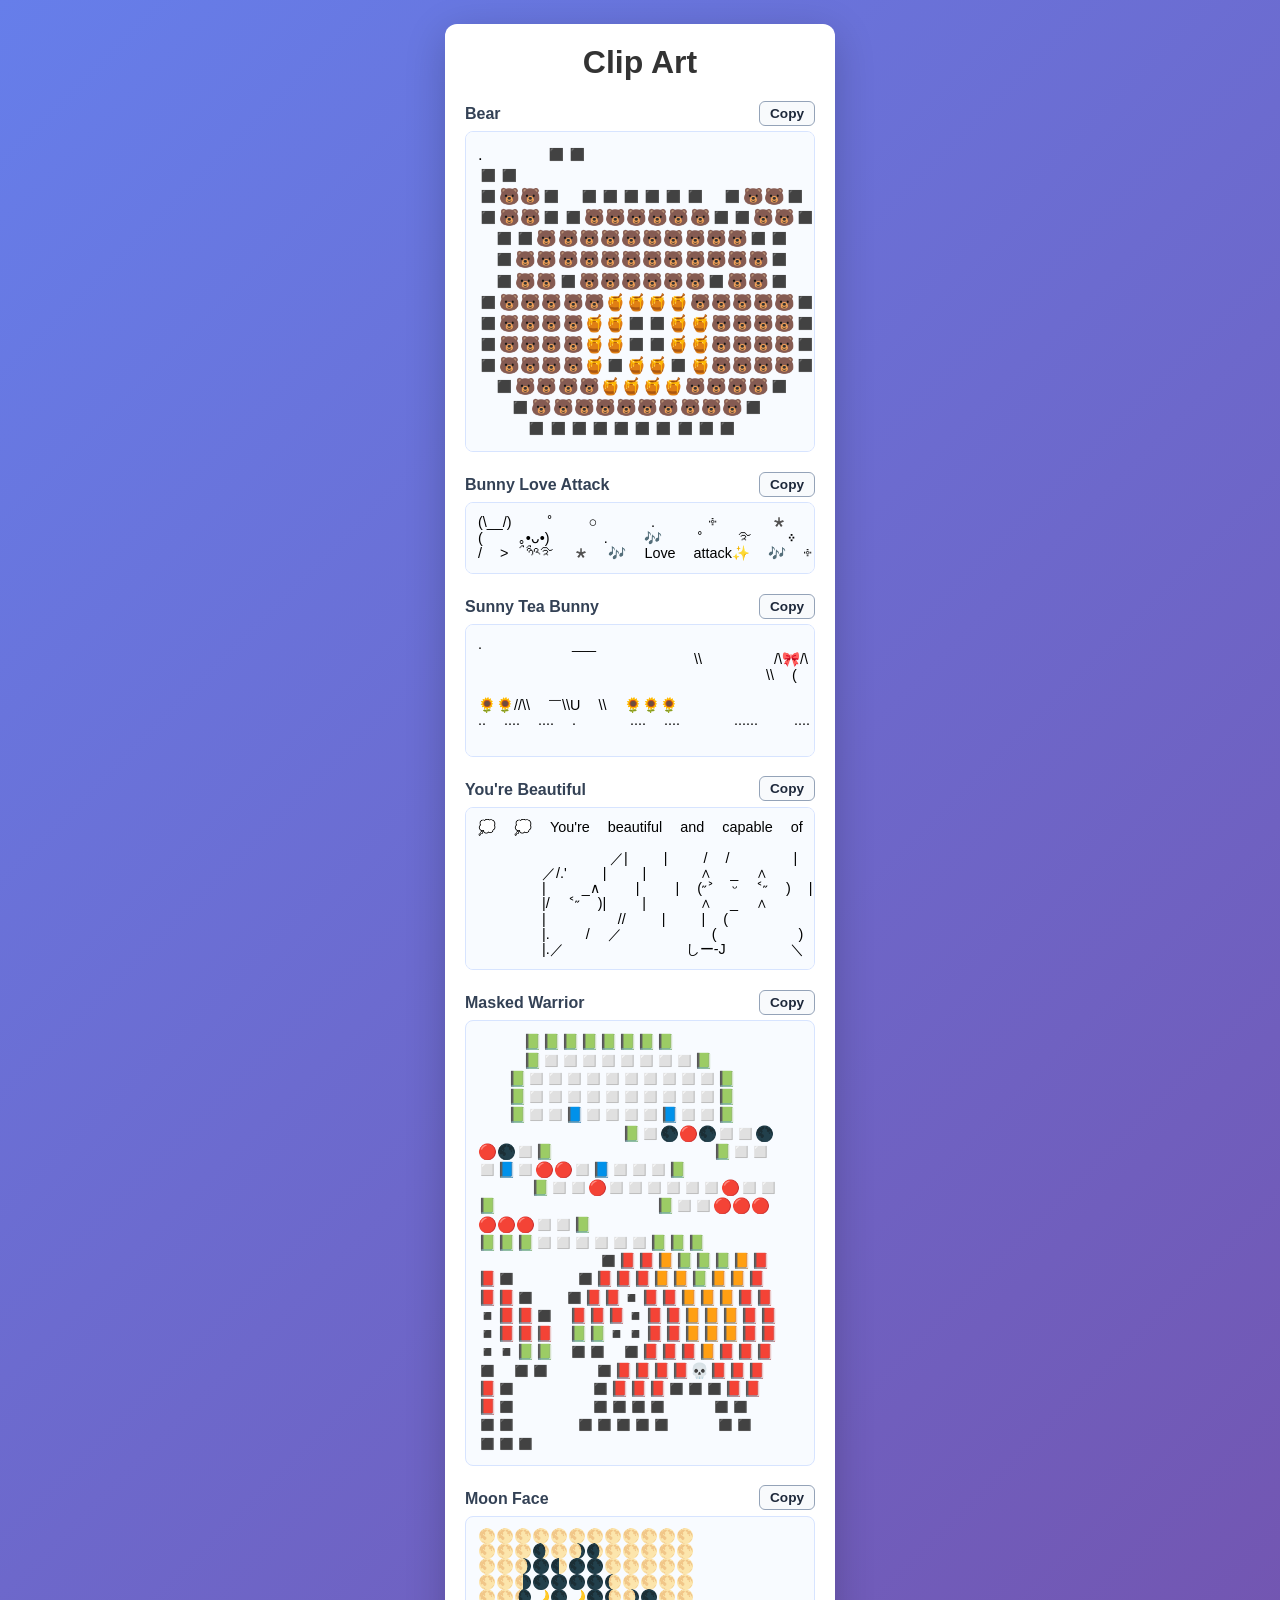
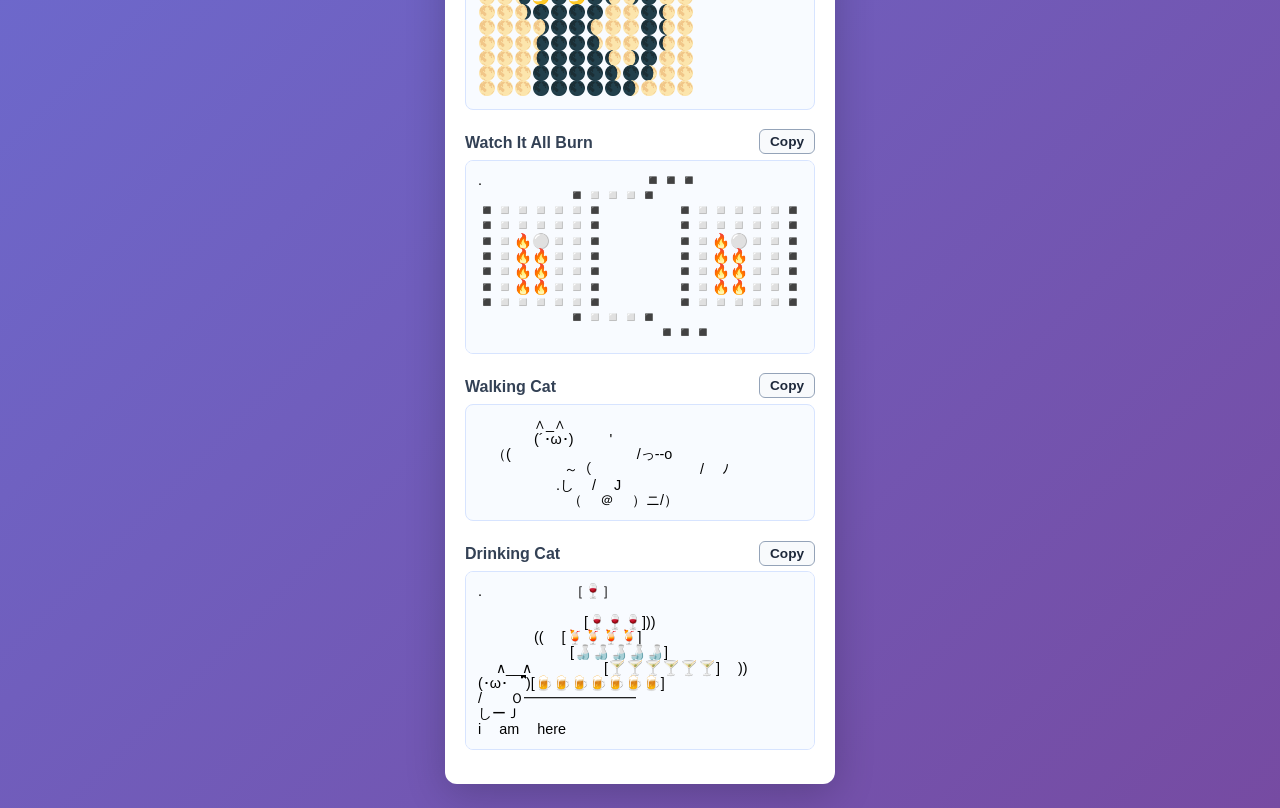
<file: art/index.html>
<!DOCTYPE html>
<html lang="en">
<head>
    <meta charset="UTF-8">
    <meta name="viewport" content="width=device-width, initial-scale=1.0">
    <title>Art Clip Art</title>
    <link rel="stylesheet" href="styles.css">
    <!-- Google tag (gtag.js) -->
    <script async src="https://www.googletagmanager.com/gtag/js?id=G-E5Y55GMMD2"></script>
    <script>
    window.dataLayer = window.dataLayer || [];
    function gtag(){dataLayer.push(arguments);}
    gtag('js', new Date());

    gtag('config', 'G-E5Y55GMMD2');
    </script>
</head>
<body>
    <main class="container">
        <h1>Clip Art</h1>
        <div class="clips-grid">
        <section class="clip-item">
            <div class="clip-item-header">
                <h2>Bear</h2>
                <button class="copy-btn" data-copy-target="art-bear" type="button">Copy</button>
            </div>
            <pre id="art-bear" class="clip-art">.   ◼◼　　　　　　　　　　◼◼
◼🐻🐻◼　◼◼◼◼◼◼　◼🐻🐻◼◼🐻🐻◼◼🐻🐻🐻🐻🐻🐻◼◼🐻🐻◼　◼◼🐻🐻🐻🐻🐻🐻🐻🐻🐻🐻◼◼　　◼🐻🐻🐻🐻🐻🐻🐻🐻🐻🐻🐻🐻◼　　◼🐻🐻◼🐻🐻🐻🐻🐻🐻◼🐻🐻◼　◼🐻🐻🐻🐻🐻🍯🍯🍯🍯🐻🐻🐻🐻🐻◼◼🐻🐻🐻🐻🍯🍯◼◼🍯🍯🐻🐻🐻🐻◼◼🐻🐻🐻🐻🍯🍯◼◼🍯🍯🐻🐻🐻🐻◼◼🐻🐻🐻🐻🍯◼🍯🍯◼🍯🐻🐻🐻🐻◼　◼🐻🐻🐻🐻🍯🍯🍯🍯🐻🐻🐻🐻◼　　　◼🐻🐻🐻🐻🐻🐻🐻🐻🐻🐻◼　　　　　◼◼◼◼◼◼◼◼◼◼</pre>
        </section>

        <section class="clip-item">
            <div class="clip-item-header">
                <h2>Bunny Love Attack</h2>
                <button class="copy-btn" data-copy-target="art-bunny-love" type="button">Copy</button>
            </div>
            <pre id="art-bunny-love" class="clip-art">(\__/)  ˚  ○   .   ༓   *  🎶  .   。࿐ ˖ 🎶
(  ｡•ᴗ•)   .  🎶  ˚  ࿐  ༶  🎶   .    *    ˖
/ > ཉྀའྀ࿐ * 🎶 Love attack✨ 🎶 ༓  .    *    ˖</pre>
        </section>

        <section class="clip-item">
            <div class="clip-item-header">
                <h2>Sunny Tea Bunny</h2>
                <button class="copy-btn" data-copy-target="art-sunny-tea" type="button">Copy</button>
            </div>
            <pre id="art-sunny-tea" class="clip-art">.     ___              🌞
            \\    /\🎀/\
                \\ (  -👀)
                    \\し☕  づ
🌻🌻//\\ ￣\\U \\ 🌻🌻🌻
.. .... .... .   .... ....   ......  ....
                                Everyone is crazy here</pre>
        </section>

        <section class="clip-item">
            <div class="clip-item-header">
                <h2>You're Beautiful</h2>
                <button class="copy-btn" data-copy-target="art-beautiful" type="button">Copy</button>
            </div>
            <pre id="art-beautiful" class="clip-art">💭 💭 You're beautiful and capable of GREAT things....
                                                ＿_＿＿_　
    　　　 ／|  |  / /　 　 |   | ＼
　　  ／/.&#39;  |  |   ∧ _ ∧    |   |//  ＼
　 　 |  _∧  |  | (˶˃ ᵕ ˂˶ ) |  |  ∧ _  |
　 　 |/ ˂˶ )|  |   ∧ _ ∧    |   |(˶˃  / |
　 　 |    //  |  | (　 　   ) |  |　 //  |
　 　 |.  / ／     (　　   )　  ＼//  |
　 　 |.／　      しー-J 　 　＼  |</pre>
        </section>

        <section class="clip-item">
            <div class="clip-item-header">
                <h2>Masked Warrior</h2>
                <button class="copy-btn" data-copy-target="art-masked-warrior" type="button">Copy</button>
            </div>
            <pre id="art-masked-warrior" class="clip-art">　　　📗📗📗📗📗📗📗📗　　　　
　　　📗◻◻◻◻◻◻◻◻📗　　　
　　📗◻◻◻◻◻◻◻◻◻◻📗　
　　📗◻◻◻◻◻◻◻◻◻◻📗　　
　　📗◻◻📘◻◻◻◻📘◻◻📗　　      　　📗◻🌑🔴🌑◻◻🌑🔴🌑◻📗　　      　📗◻◻◻📘◻🔴🔴◻📘◻◻◻📗　      　📗◻◻🔴◻◻◻◻◻◻🔴◻◻📗　      　　📗◻◻🔴🔴🔴🔴🔴🔴◻◻📗　　      　　📗📗📗◻◻◻◻◻◻📗📗📗　　      　　　◼📕📕📙📗📗📗📙📕📕◼　　　　◼📕📕📕📙📙📗📙📙📕📕📕◼　　◼📕📕◾📕📕📙📙📙📕📕◾📕📕◼　📕📕📕◾📕📕📙📙📙📕📕◾📕📕📕　📗📗◾◾📕📕📙📙📙📕📕◾◾📗📗　◼◼　◼📕📕📕📙📕📕📕◼　◼◼　　　◼📕📕📕📕💀📕📕📕📕◼　　　　　◼📕📕📕◼◼◼📕📕📕◼　　　　　◼◼◼◼　　　◼◼◼◼　　　　◼◼◼◼◼　　　◼◼◼◼◼</pre>
        </section>

        <section class="clip-item">
            <div class="clip-item-header">
                <h2>Moon Face</h2>
                <button class="copy-btn" data-copy-target="art-moon-face" type="button">Copy</button>
            </div>
            <pre id="art-moon-face" class="clip-art">🌕🌕🌕🌕🌕🌕🌕🌕🌕🌕🌕🌕
🌕🌕🌕🌒🌕🌖🌒🌕🌕🌕🌕🌕
🌕🌕🌖🌑🌓🌑🌑🌕🌕🌕🌕🌕
🌕🌕🌗🌑🌑🌑🌑🌔🌕🌕🌕🌕
🌕🌕🌘🌙🌑🌙🌑🌔🌖🌑🌕🌕
🌕🌕🌖🌑🌑🌑🌑🌕🌕🌑🌔🌕
🌕🌕🌕🌖🌑🌑🌔🌕🌕🌑🌔🌕
🌕🌕🌕🌘🌑🌑🌒🌕🌕🌑🌔🌕
🌕🌕🌕🌘🌑🌑🌑🌔🌖🌑🌕🌕
🌕🌕🌕🌑🌑🌑🌑🌒🌑🌒🌕🌕
🌕🌕🌕🌑🌑🌑🌑🌑🌒🌕🌕🌕</pre>
        </section>

        <section class="clip-item">
            <div class="clip-item-header">
                <h2>Watch It All Burn</h2>
                <button class="copy-btn" data-copy-target="art-burn" type="button">Copy</button>
            </div>
            <pre id="art-burn" class="clip-art">.         ◾◾◾                    ◾◾◾
     ◾◽◽◽◾            ◾◽◽◽◾
◾◽◽◽◽◽◾    ◾◽◽◽◽◽◾
◾◽◽◽◽◽◾    ◾◽◽◽◽◽◾
◾◽🔥⚪◽◽◾    ◾◽🔥⚪◽◽◾
◾◽🔥🔥◽◽◾    ◾◽🔥🔥◽◽◾
◾◽🔥🔥◽◽◾    ◾◽🔥🔥◽◽◾
◾◽🔥🔥◽◽◾    ◾◽🔥🔥◽◽◾
◾◽◽◽◽◽◾    ◾◽◽◽◽◽◾
     ◾◽◽◽◾            ◾◽◽◽◾
          ◾◾◾                    ◾◾◾                                Watch it all burn!! 🔥 🔥</pre>
        </section>

        <section class="clip-item">
            <div class="clip-item-header">
                <h2>Walking Cat</h2>
                <button class="copy-btn" data-copy-target="art-walking-cat" type="button">Copy</button>
            </div>
            <pre id="art-walking-cat" class="clip-art">　　　　∧_∧    
　　　　(´･ω･)  '
　（(       /っ--o   
　    ～（      / ﾉ
　　　  .し / J
     （ ＠ ）ニ/）</pre>
        </section>

        <section class="clip-item">
            <div class="clip-item-header">
                <h2>Drinking Cat</h2>
                <button class="copy-btn" data-copy-target="art-drinking-cat" type="button">Copy</button>
            </div>
            <pre id="art-drinking-cat" class="clip-art">.　　　　　 ［🍷］
                    ［🍺🍺］
　　　　　  [🍷🍷🍷]))
　　　　(( [🍹🍹🍹🍹]
　　　　  [🍶🍶🍶🍶🍶]
 ∧__∧    [🍸🍸🍸🍸🍸🍸] ))
(･ω･ )[ྀིྀིྀིྀིྀིྀིྀི🍺🍺🍺🍺🍺🍺🍺]  
/　　Ｏ━━━━━━━━ 
しーＪ
i am here</pre>
        </section>
    </div>
    </main>

    <script>
        function formatToColumns(text, columns) {
            const lines = text.split('\n');
            const formatted = [];

            lines.forEach((line) => {
                const glyphs = Array.from(line);
                if (glyphs.length <= columns) {
                    formatted.push(line);
                    return;
                }

                for (let i = 0; i < glyphs.length; i += columns) {
                    formatted.push(glyphs.slice(i, i + columns).join(''));
                }
            });

            return formatted.join('\n');
        }

        function prepareGamePreview(artId, columns) {
            const artEl = document.getElementById(artId);
            if (!artEl) {
                return;
            }

            const raw = artEl.textContent;
            artEl.dataset.raw = raw;
            artEl.textContent = formatToColumns(raw, columns);
        }

        async function copyClipArt(targetId, buttonEl) {
            const artEl = document.getElementById(targetId);
            if (!artEl) {
                return;
            }

            const originalLabel = buttonEl.textContent;
            try {
                await navigator.clipboard.writeText(artEl.dataset.raw || artEl.textContent);
                buttonEl.textContent = 'Copied';
            } catch (err) {
                buttonEl.textContent = 'Failed';
            }

            setTimeout(() => {
                buttonEl.textContent = originalLabel;
            }, 1200);
        }

        document.querySelectorAll('.copy-btn').forEach((buttonEl) => {
            buttonEl.addEventListener('click', () => {
                const targetId = buttonEl.getAttribute('data-copy-target');
                if (targetId) {
                    copyClipArt(targetId, buttonEl);
                }
            });
        });

        prepareGamePreview('art-bear', 16);
        prepareGamePreview('art-masked-warrior', 16);
    </script>
</body>
</html>
</file>
<file: art/styles.css>
* {
    margin: 0;
    padding: 0;
    box-sizing: border-box;
}

body {
    font-family: 'Segoe UI', Tahoma, Geneva, Verdana, sans-serif;
    background: linear-gradient(135deg, #667eea 0%, #764ba2 100%);
    min-height: 100vh;
    padding: 24px;
}

.container {
    width: min(100%, 390px);
    margin: 0 auto;
    background: #fff;
    border-radius: 12px;
    box-shadow: 0 10px 40px rgba(0, 0, 0, 0.2);
    padding: 20px;
}

h1 {
    color: #333;
    margin-bottom: 14px;
    text-align: center;
}

h2 {
    color: #334155;
    font-size: 1rem;
    margin: 10px 0 8px;
}

.clip-item {
    margin-bottom: 14px;
}

.clip-item-header {
    display: flex;
    justify-content: space-between;
    align-items: center;
    gap: 10px;
}

.copy-btn {
    border: 1px solid #94a3b8;
    background: #f8fafc;
    color: #1e293b;
    border-radius: 6px;
    padding: 4px 10px;
    font-size: 0.85rem;
    font-weight: 600;
    cursor: pointer;
}

.copy-btn:hover {
    background: #e2e8f0;
}

.clip-art {
    background: #f8fbff;
    border: 1px solid #d7e4ff;
    border-radius: 8px;
    padding: 12px;
    overflow-x: auto;
    white-space: pre;
    line-height: 1.06;
    font-size: 0.9rem;
    font-family: 'Segoe UI Emoji', 'Apple Color Emoji', 'Noto Color Emoji', 'Segoe UI', sans-serif;
    user-select: text;
}

#art-bear {
    line-height: 1.28;
    font-size: 1.03rem;
    letter-spacing: 0.01em;
}

#art-masked-warrior {
    line-height: 1.2;
    font-size: 0.95rem;
}

@media (max-width: 640px) {
    .container {
        padding: 14px;
    }

    .clip-art {
        font-size: 0.78rem;
        line-height: 1.02;
    }

    #art-bear {
        line-height: 1.2;
        font-size: 0.92rem;
    }

    #art-masked-warrior {
        line-height: 1.12;
        font-size: 0.84rem;
    }

}
</file>
